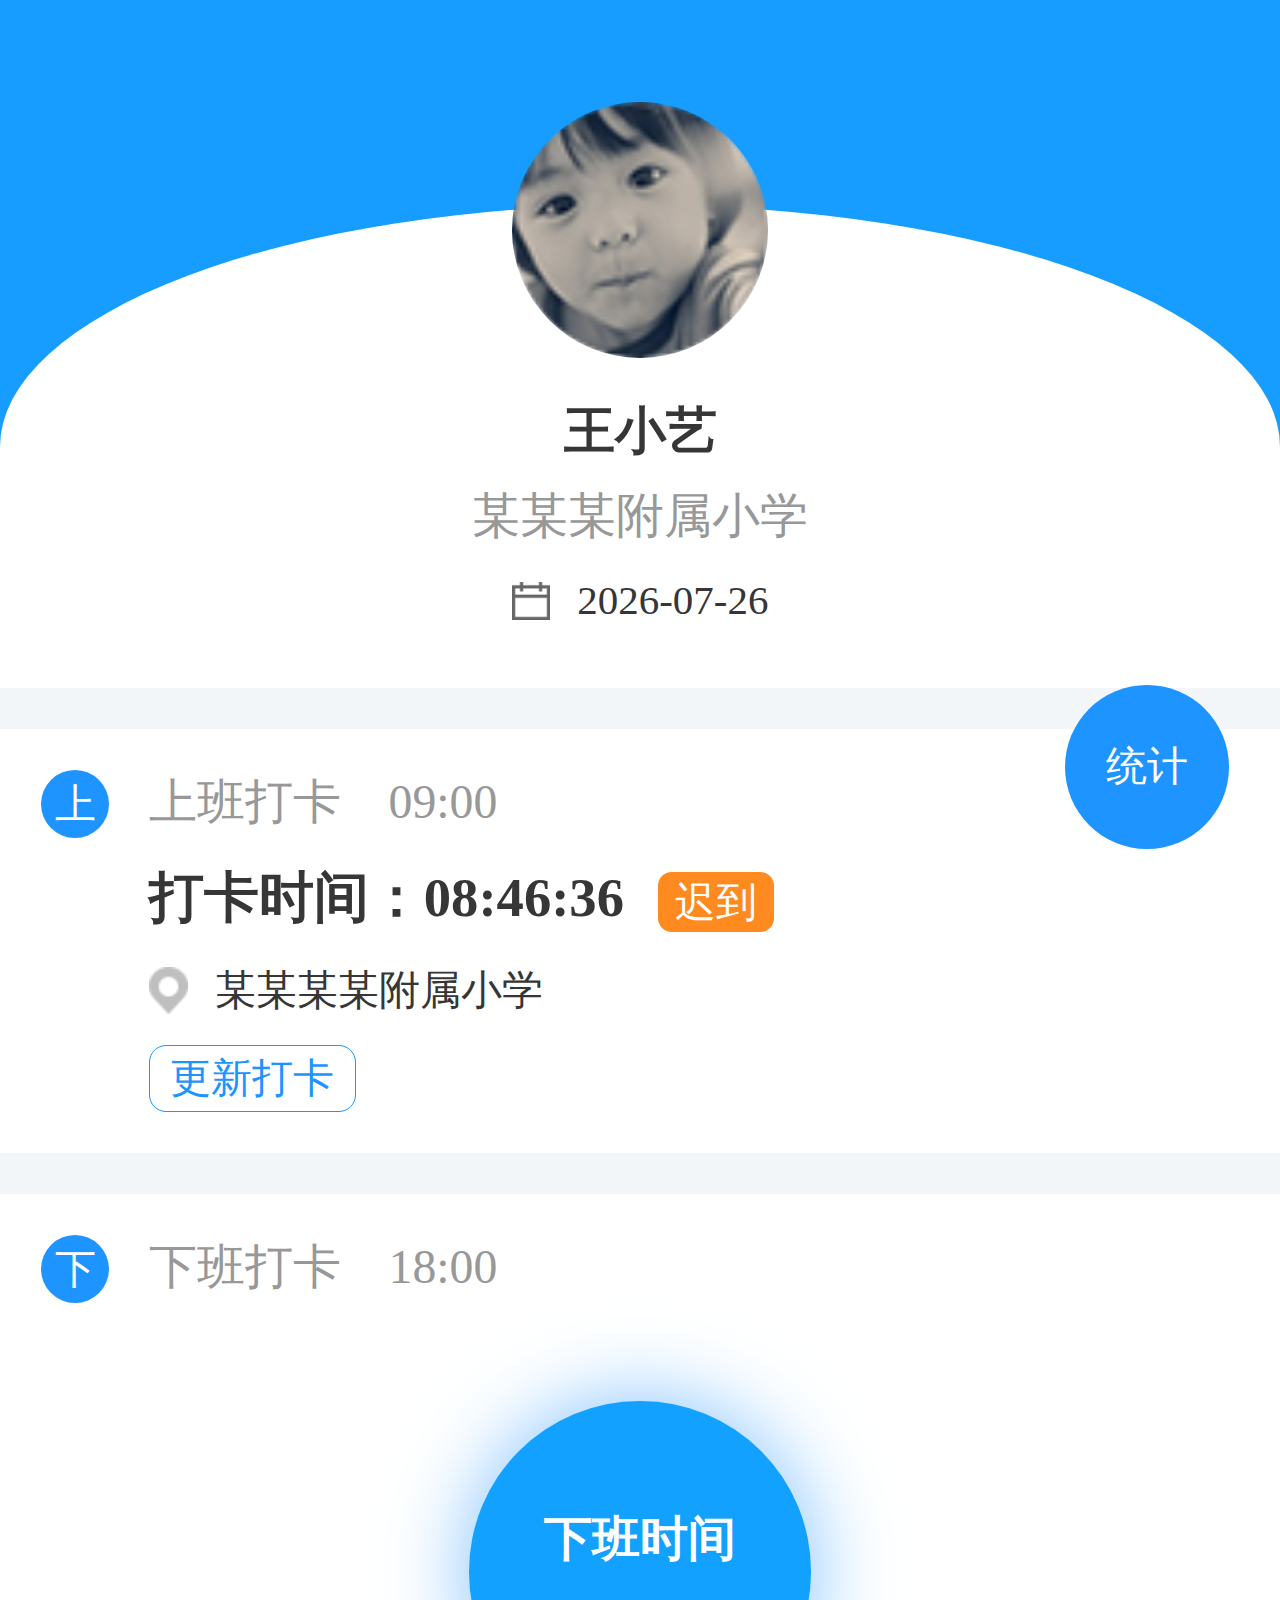
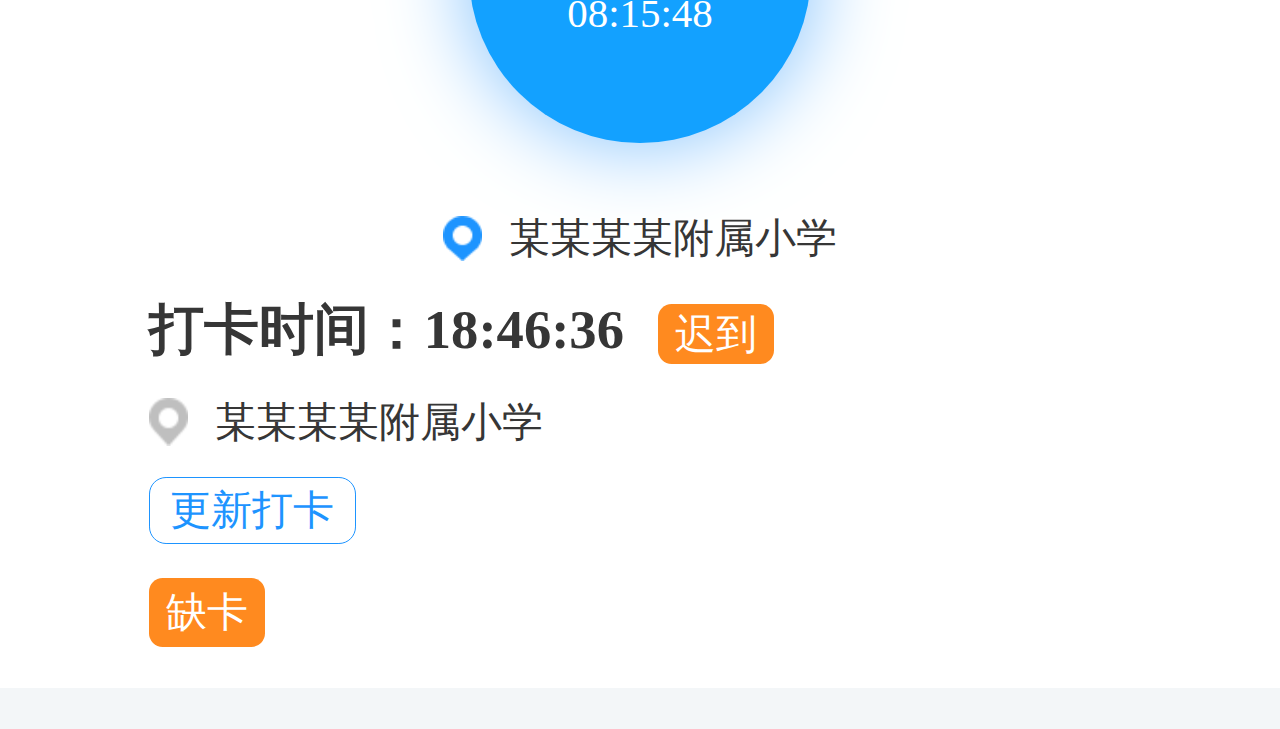
<file: kaoqin/public/qiantai/index.html>
<!DOCTYPE html>
<html lang="en">
<head>
    <meta charset="UTF-8">
    <meta id="viewport" name="viewport" content="width=device-width, initial-scale=1.0, maximum-scale=1, user-scalable=no">
    <title>考勤打卡</title>
    <link rel="stylesheet" href="css/normal-HSY.css">
    <link rel="stylesheet" href="css/index.css">
    <link rel="stylesheet" href="https://cache.amap.com/lbs/static/main.css"/>
</head>
<style>
    #container {width:300px; height: 180px;}
    .rotate {
        width:50%;
        -webkit-animation: rotating 2s linear infinite;
        -moz-animation: rotating 2s linear infinite;
        -o-animation: rotating 2s linear infinite;
        animation: rotating 2s linear infinite
    }

    @-webkit-keyframes rotating {
        from { -webkit-transform: rotate(0) }
        to { -webkit-transform: rotate(360deg) }
    }

    @keyframes rotating {
        from { transform: rotate(0) }
        to { transform: rotate(360deg) }
    }
    @-moz-keyframes rotating {
        from { -moz-transform: rotate(0) }
        to { -moz-transform: rotate(360deg) }
    }
</style>
<body>
<div class="header">
    <div class="header-content">
        <div><img src="images/head.png"></div>
        <div>王小艺</div>
        <div>某某某附属小学</div>
        <div class="calendar">
            <img src="images/calendar.png">
            <span class="todaydate">2018-08-09</span>
        </div>
    </div>
</div>
<div class="content">
    <div class="onduty">
        <div class="left_text"><span>上</span></div>
        <div class="right_text">
            <div class="ontitle">
                <span>上班打卡&emsp;09:00</span>
            </div>
            <!--未打卡-->
            <div style="display: none">
                <div class="onclock yellow">
                    <div>
                        <div>上班时间</div>
                        <div class="nowtime">08:46:31</div>
                    </div>
                </div>
                <div class="position"><img src="images/position.png">某某某某附属小学</div>
            </div>
            <!--已打卡-->
            <div class="hasclock">
                <div>打卡时间：08:46:36<span class="late">迟到</span></div>
                <div class="position hasposition"><img src="images/hasposition.png">某某某某附属小学</div>
                <div class="updateclock">更新打卡</div>
            </div>
        </div>
    </div>
    <div class="offduty">
        <div class="left_text"><span>下</span></div>
        <div class="right_text">
            <div class="ontitle">
                <span>下班打卡&emsp;18:00</span>
            </div>
            <!--未打卡-->
            <div style="display: block">
                <div class="onclock">
                    <div>
                        <div>下班时间</div>
                        <div class="nowtime">18:46:31</div>
                    </div>
                    <!--<img src="images/loading.png" class="rotate">-->
                </div>
                <div class="position"><img src="images/position.png">某某某某附属小学</div>
            </div>
            <!--已打卡-->
            <div class="hasclock">
                <div>打卡时间：18:46:36<span class="late">迟到</span></div>
                <div class="position hasposition" style="text-align: left"><img src="images/hasposition.png">某某某某附属小学</div>
                <div class="updateclock">更新打卡</div>
            </div>
            <!--缺卡-->
            <div class="lack">缺卡</div>
        </div>
    </div>
</div>
<div class="staticbtn">统计</div>
<div class="box"></div>
<!--上班打卡成功-->
<div class="success">
    <div class="success_title">
        <img src="images/success.png">
        打卡成功
    </div>
    <div class="success_time">08:46:36</div>
    <div>一天的时间，从此刻开始</div>
    <div class="failed_btn">我知道了</div>
</div>
<!--打卡失败-->
<div class="failed">
    <div><img src="images/failed.png"></div>
    <div>打卡失败</div>
    <div>很抱歉，打卡失败，再打一次吧</div>
    <div class="success_btn">我知道了</div>
</div>
<!--打卡备注-->
<div class="remark">
    <div class="success_title">打卡备注</div>
    <div class="remark_infor">
        <div>打卡时间：<span>08:46</span></div>
        <div>打卡地点：<span>某某某某附属小学</span></div>
    </div>
    <div class="remark_text">
        <textarea placeholder="添加备注信息"></textarea>
    </div>
    <div class="remark_btn">
        <div>不打卡</div>
        <div>确定</div>
    </div>
</div>
<!--下班打卡成功-->
<div class="offsuccess">
    <div class="off_time">
        <div>18:46</div>
        <div>下班打卡成功</div>
    </div>
    <div>辛苦啦！回家好好休息吧</div>
    <div class="offsuccess_btn">我知道了</div>
</div>
<script src="js/rem.js"></script>
<script src="js/jquery.min.js"></script>
<script>
    $('.staticbtn').click(function () {
       window.location.href='static.html';
    });
    gettime();
    function gettime() {
        var date=new Date();
        var year=date.getFullYear();
        var month=(date.getMonth()+1)<10?'0'+(date.getMonth()+1):(date.getMonth()+1);
        var day=date.getDate()<10?'0'+date.getDate():date.getDate();
        $('.todaydate').html(year+'-'+month+'-'+day);
        h = (date.getHours() <10 ? '0'+date.getHours() : date.getHours()) + ':';
        m = (date.getMinutes() <10 ? '0'+date.getMinutes() : date.getMinutes()) + ':';
        s = date.getSeconds() <10 ? '0'+date.getSeconds() : date.getSeconds();
        $('.nowtime').html(h+m+s);
    }
    setInterval("gettime()",1000);
    $.ajax({
        url:'https://beta.skylarkly.com/oauth/authorize?client_id=128e3b3439f7c4743e8f198ee876c1ab3f641143a091d6942f8026865ce64134&redirect_uri=http://kaoqin.webuildus.com/index/index/getuser&response_type=code',
        type:'get',
        dataType:'json',
        success:function (data) {

        }
    })
</script>
</body>
</html>
</file>
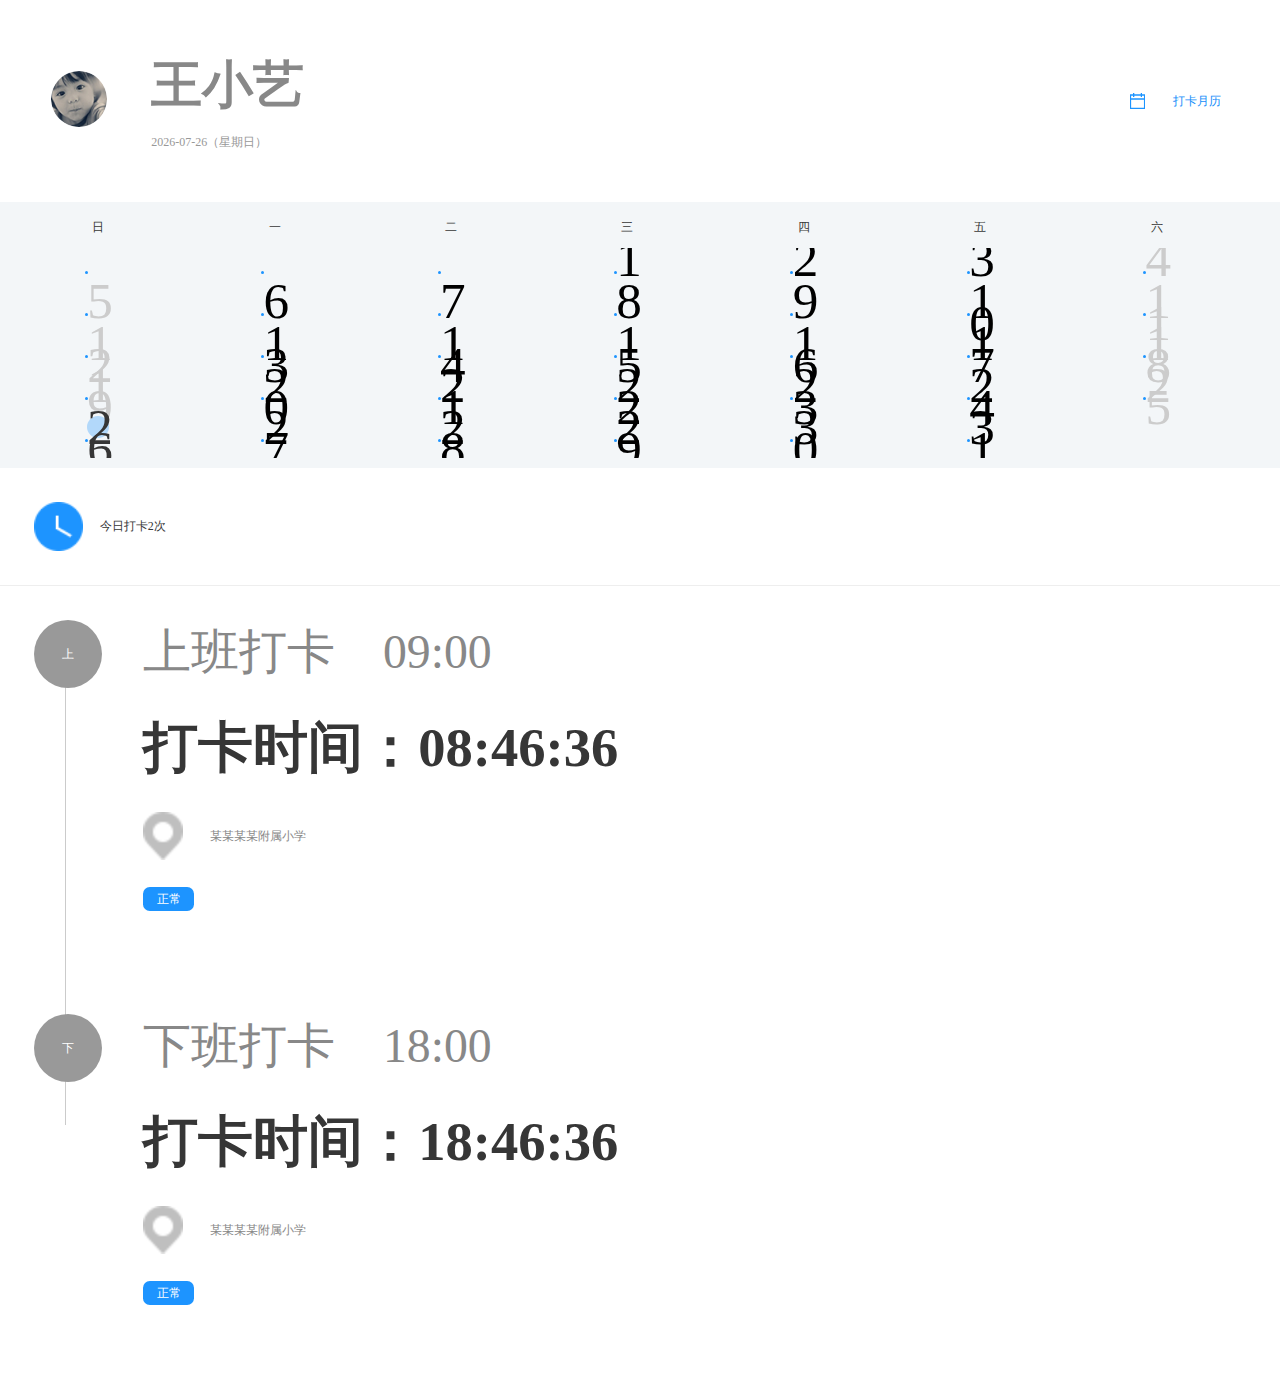
<file: kaoqin/public/qiantai/static.html>
<!DOCTYPE html>
<html lang="en">
<head>
    <meta charset="UTF-8">
    <meta id="viewport" name="viewport" content="width=device-width, initial-scale=1.0, maximum-scale=1, user-scalable=no">
    <title>考勤打卡</title>
    <link rel="stylesheet" href="css/normal-HSY.css">
    <link rel="stylesheet" href="css/calendar.css">
    <link rel="stylesheet" href="css/static.css">
</head>
<body>
<div class="person_infor">
    <div class="person_left">
        <div><img src="images/head.png"></div>
        <div>
            <div>王小艺</div>
            <div><span class="checkdate">2018-08-13</span>（星期<span class="week">四</span>）</div>
        </div>
    </div>
    <div class="person_right">
        <img src="images/clockcalen.png">打卡月历
    </div>
</div>
<div class="calendar" id="calendar"></div>
<div class="static_content">
    <div><img src="images/static_time1.png">今日打卡2次</div>
    <div class="clock_static">
        <div class="onduty">
            <div class="left_text"><span>上</span></div>
            <div class="right_text">
                <div class="ontitle">
                    <span>上班打卡&emsp;09:00</span>
                </div>
                <!--已打卡-->
                <div class="hasclock">
                    <div>打卡时间：08:46:36</div>
                    <div class="position hasposition"><img src="images/hasposition.png">某某某某附属小学</div>
                    <div class="normal">正常</div>
                </div>
            </div>
        </div>
        <div class="topline"></div>
        <div class="offduty">
            <div class="left_text">
                <span>下</span>
            </div>
            <div class="right_text">
                <div class="ontitle">
                    <span>下班打卡&emsp;18:00</span>
                </div>
                <!--已打卡-->
                <div class="hasclock">
                    <div>打卡时间：18:46:36</div>
                    <div class="position hasposition" style="text-align: left"><img src="images/hasposition.png">某某某某附属小学</div>
                    <div class="normal">正常</div>
                </div>
            </div>
        </div>
    </div>
</div>
<!--选择月历弹框-->
<div class="box"></div>
<div class="calenbox">

</div>
<script src="js/rem.js"></script>
<script src="js/jquery.min.js"></script>
<script src="js/calendar.js"></script>
<script>
    $('.box').click(function () {
        $('.box,.calenbox').fadeOut();
    });
    $('.person_right').click(function () {
       $('.box,.calenbox').fadeIn();
    });
</script>
</body>
</html>
</file>
<file: kaoqin/public/qiantai/css/normal-HSY.css>
html,body{font-family:Microsoft YaHei;width: 100%;font-size: 0.24rem; color: #363636;background: #f3f6f8;}
a, abbr, acronym, address, applet, article, aside, audio, b, big, blockquote, body, canvas, caption, cite, code, dd, del, details, dfn, div, dl, dt, em, embed, fieldset, figcaption, figure, footer, form, h1, h2, h3, h4, h5, h6, header, hgroup, html, i, iframe, img, ins, kbd, label, legend, li, mark, menu, nav, object, ol, output, p, pre, q, ruby, s, samp, section, small, span, strike, strong, sub, summary, sup, table, tbody, td, tfoot, th, thead, time, tr, tt, u, ul, var, video{margin: 0; padding: 0; border: 0; vertical-align: baseline; word-wrap:break-word; }
input{white-space:nowrap; }
input:-webkit-autofill {-webkit-box-shadow: 0 0 0 1000px #fff inset; }
*{background-repeat: no-repeat; -webkit-tap-highlight-color:rgba(0,0,0,0); box-sizing: border-box; }
ul,li,ol{list-style: none; margin: 0;padding: 0}
img{border: none; -webkit-tap-highlight-color:rgba(0,0,0,0); }
a{text-decoration: none; border: none; outline: none; tap-highlight-color: rgba(0,0,0,0); focus-ring-color: rgba(0, 0, 0, 0); -webkit-tap-highlight-color: rgba(0,0,0,0); -webkit-focus-ring-color: rgba(0, 0, 0, 0); -moz-tap-highlight-color: rgba(0,0,0,0); -moz-focus-ring-color: rgba(0, 0, 0, 0); }
a:visited,a:link,a:active{color: inherit; }
input,button{outline: none; }
textarea { resize: none  }
.hline{display: inline-block; width: 0; height: 100%; vertical-align: middle; }
.clears{ width: 100%; height: 0; clear: both; }
.space{ width: 100%; height: 2rem; clear: both; }

.page{position: relative; float: left; overflow-x: hidden; box-sizing: border-box; width: 100%;height:100%;}

.border-radius{border-radius: 0 !important;}

.line-middle{text-decoration:line-through}
a:link,a:visited,a:hover,a:active{text-decoration: none;}
.clearfix:after {
    content: ".";
    display: block;
    height: 0;
    clear: both;
    visibility: hidden;
}

.clearfix {
    *zoom: 1;
}
</file>
<file: kaoqin/public/qiantai/css/index.css>
.header{
    background: #169dff;
    padding-top: 1.2rem;
    margin-bottom: 0.24rem;
}
.header-content{
    background: #fff;
    text-align: center;
    border-radius: 100% 100% 0 0;
    line-height: 0.5rem;
    padding-bottom: 0.26rem;
}
.header-content>div:nth-child(1){
    width: 20%;
    margin: 0 auto 0;
}
.header-content>div:nth-child(1)>img{
    width: 100%;
    margin-top: -0.6rem;
    border-radius: 50%;
}
.header-content>div:nth-child(2){
    font-size: 0.3rem;
    font-weight: bold;
}
.header-content>div:nth-child(3){
    color: #989898;
    font-size: 0.28rem;
}
.calendar{
    display: flex;
    align-items: center;
    justify-content: center;
}
.calendar img:first-child{
    width: 3%;
    margin-right: 0.16rem;
}
.calendar img:last-child{
    width: 3%;
    margin-left: 0.16rem;
}
/*上班*/
.onduty,.offduty{
    background: #fff;
    padding:0.24rem;
    margin-bottom: 0.24rem;
    display: flex;
}
.left_text{
    width:9%;
}
.right_text{
    width:82%;
}
.left_text span{
    background: #1d94ff;
    border-radius: 50%;
    color: #fff;
    width: 0.4rem;
    height: 0.4rem;
    display: inline-block;
    text-align: center;
    line-height: 0.4rem;
    margin-right: 0.16rem;
}
.ontitle span:last-child{
    font-size: 0.28rem;
    color: #989898;
}
.onclock{
    text-align: center;
    width: 2rem;
    height: 2rem;
    background: #13a1ff;
    border-radius: 50%;
    color: #fff;
    box-shadow: 0 0 0.5rem 0 #7fc0fd;
    display: flex;
    align-items: center;
    justify-content: center;
    margin: 0.6rem auto 0.4rem;
}
.onclock>div>div:nth-child(1){
    font-size: 0.28rem;
    font-weight: bold;
    margin-bottom: 0.1rem;
}
.position{
    display: flex;
    align-items: center;
    justify-content: center;
}
.position img{
    width:4%;
    margin-right: 0.16rem;
}
.hasclock>div:nth-child(1){
    font-size: 0.32rem;
    font-weight: bold;
    margin-top: 0.16rem;
}
.hasposition{
    justify-content: flex-start;
    margin: 0.16rem 0;
}
.updateclock{
    color: #1d94ff;
    border:solid 1px #1d94ff;
    display: inline-block;
    border-radius: 0.1rem;
    padding:0.03rem 0.12rem;
}
/*迟到*/
.yellow{
    background: #ff9d12;
    box-shadow: 0 0 0.7rem 0 #e4b573;
}
.late,.lack{
    background: #ff8a1f;
    border-radius: 0.08rem;
    color: #fff;
    font-size: 0.24rem;
    padding:0.04rem 0.1rem;
    margin-left: 0.2rem;
    font-weight: 400;
}
.lack{
    margin-left: 0;
    display: inline-block;
    margin-top: 0.2rem;
}
.staticbtn{
    background: #1d94ff;
    color: #fff;
    width:0.96rem;
    height:0.96rem;
    border-radius: 50%;
    display: flex;
    justify-content: center;
    align-items: center;
    position: fixed;
    bottom:0.3rem;
    right:0.3rem;
}

.box{
    width: 100%;
    height: 100%;
    background: rgba(0,0,0,0.6);
    position: fixed;
    z-index: 999;
    top: 0;
    left: 0;
    display: none;
}
.success,
.remark,
.offsuccess,
.failed{
    position: fixed;
    z-index: 1000;
    top: 25%;
    left: 14%;
    width: 72%;
    background: #ffffff;
    border-radius: 0.1rem;
    text-align: center;
    display: none;
}
.success_title{
    display: flex;
    align-items: center;
    justify-content: center;
    font-size: 0.36rem;
    font-weight: bold;
    margin-top: 0.4rem;
}
.success_title img{
    width: 10%;
    margin-right: 0.24rem;
}
.success_time{
    font-size: 0.48rem;
    background: #eee;
    display: inline-block;
    padding:0.3rem 0.36rem;
    margin-top: 0.6rem;
    margin-bottom: 0.5rem;
}
.success>div:nth-child(3){
    font-size: 0.28rem;
}
.success_btn,.offsuccess_btn,.failed_btn{
    color: #1d94ff;
    font-size: 0.36rem;
    font-weight: bold;
    border-top: solid 1px #eee;
    line-height: 1rem;
    margin-top: 0.4rem;
}
.remark_infor{
    text-align: left;
    padding:0.3rem;
    background: #eee;
    color: #999;
    font-size: 0.28rem;
    margin-top: 0.3rem;
    line-height: 0.5rem;
}
.remark_infor span{
    color: #363636;
}
.remark_text{
    text-align: left;
    padding: 0.3rem;
    font-size: 0.28rem;
}
.remark_text textarea{
    border:none;
    width:100%;
    height:1.5rem;
    outline: none;
}
.remark_btn{
    color: #148DFA;
    font-weight: bold;
    font-size: 0.36rem;
    display: flex;
    line-height: 1rem;
    border-top: solid 1px #eee;
}
.remark_btn>div{
    width:50%;
}
.remark_btn>div:nth-child(1){
    border-right: solid 1px #eee;
}
.off_time{
    color: #148DFA;
    margin-top: 0.8rem;
    margin-bottom: 0.7rem;
    font-weight: bold;
}
.off_time>div:nth-child(1){
    font-size: 1rem;
}
.off_time>div:nth-child(2){
    font-size: 0.36rem;
}
.offsuccess>div:nth-child(2){
    font-size: 0.28rem;
}
.failed>div:nth-child(1){
    width: 30%;
    margin: 0 auto;
    margin-top: 0.6rem;
}
.failed img{
    width:100%;
}
.failed>div:nth-child(2){
    font-size: 0.36rem;
    color: #148DFA;
    margin-top: 0.3rem;
    margin-bottom: 0.46rem;
}
.failed>div:nth-child(3){
    font-size: 0.28rem;
}
</file>
<file: kaoqin/public/qiantai/css/calendar.css>
* { margin: 0; padding: 0; }
body { font-family: "Microsoft Yahei"; font-size: 12px; color: #888; }
a, a:hover { text-decoration: none; }
ul, li { list-style: none; }

.calendar {
  display: none;
  padding: 10px;
  margin: 0 auto;
  border-radius: 8px;
  padding-top: 0;
}
.weekend{
  color: #cbcbcb;
  opacity: 100 !important;
}
.mytitle{
  padding-left: 10px;
  display: inline-block;
  height: 40px;
  font-weight: bolder;
  font-size: 17px;
  line-height: 40px;
  overflow: hidden;
}
.calendar-title {
  position: relative;
  height: 30px;
  line-height: 30px;
  padding: 10px 0;
}
#backToday {
  position: absolute;
  left: 70%;
  top: 8px;
  width: 40px;
  height: 40px;
  line-height: 40px;
  text-align: center;
  border-radius: 50%;
  color: #fff;
  background-color: rgb(255, 128, 142);
  font-size: 18px;
}
.calendar-title .arrow {
  position: absolute;
  top: 14px;
  right: 0;
}
.calendar-title .arrow span {
  color: #828282;
  font-size: 26px;
  cursor: pointer;

  -webkit-user-select: none;
  -moz-user-select: none;
  -ms-user-select: none;
  -o-user-select: none;
  user-select: none;
}
.calendar-title .arrow span:hover {
  color: #888;
}
.calendar-title .arrow-prev {
  float: left;
}
.calendar-title .arrow-next {
  float: right;
}
.calendar-week,
.calendar-date {
  overflow: hidden;
}
.calendar-week .item,
.calendar-date .item {
  float: left;
  width: 14%;
  height: 60px;
  line-height: 50px;
  text-align: center;
}
.calendar-week {
  font-size: 12px;
  color: #363636;
}
.calendar-week .item{
  height:46px;
}

.calendar-date>div {
  float: left;
  width: 14%;
  height: 42px;
  text-align: center;
}
.calendar-date>div .item {
  width: 22px;
  height: 22px;
  line-height: 22px;
  margin-left: calc(50% - 11px);
  font-size: 0.3rem;
  text-align: center;
}
.calendar-date span {
  margin: 0 auto;
  display: inline-block;
  position: relative;
  top: 15px;
  width: 3px;
  height: 3px;
  background: #1d94ff;
  left: -0.36rem;
  border-radius: 50%;
}
.bgcolor{
  background: #1d94ff !important;
  color: #fff !important;
}
.calendar-date .item {
  border-radius: 50%;
  cursor: pointer;
  font-size: 12px;
  color: #ccc;
  opacity: 0;
}
.calendar-date .item:hover,
.calendar-date .item-curMonth:hover {
  background-color: #1d94ff;
  color: #fff;
}
.calendar-date .item-curMonth {
  color: #000;
  opacity: 100;
}
.calendar-date .item-curDay,
.calendar-date .item-curDay:hover {
  color: #363636;
  background-color: #b2d8fa;
  opacity: 100;
}
.calendar-date .item-selected,
.calendar-date .item-selected:hover {
  color: #fff;
  background: #1d94ff;
}
.calendar-today {
  display: none;
  position: absolute;
  right: 20px;
  top: 20px;
  width: 90px;
  height: 48px;
  padding: 6px 10px;
  background-color: #2ba1e7;
  border-radius: 5px;
}
.calendar-today .triangle {
  position: absolute;
  top: 50%;
  left: -16px;
  margin-top: -8px;
  border-width: 8px;
  border-style: solid;
  border-color: transparent #2ba1e7 transparent transparent;
}
.calendar-today p {
  color: #fff;
  font-size: 14px;
  line-height: 24px;
}
</file>
<file: kaoqin/public/qiantai/css/static.css>
.person_infor{
    display: flex;
    justify-content: space-between;
    background: #fff;
    padding:0.3rem;
}
.person_left{
    display: flex;
    align-items: center;
}
.person_left>div:nth-child(1){
    width:21%;
    margin-right: 0.26rem;
}
.person_left img{
    width:100%;
    border-radius: 50%;
}
.person_left>div:nth-child(2)>div:nth-child(1){
    font-size: 0.3rem;
    font-weight: bold;
    margin-bottom: 0.08rem;
}
.person_left>div:nth-child(2)>div:nth-child(2){
    color: #989898;
}
.person_right{
    display: flex;
    align-items: center;
    color: #148DFA;
}
.person_right img{
    width:16%;
    margin-right: 0.16rem;
}
.static_content{
    background: #fff;
}
.static_content>div:nth-child(1){
    display: flex;
    align-items: center;
    padding:0.2rem;
    border-bottom:solid 1px #eee;
    color: #363636;
}
.static_content>div:nth-child(1)>img{
    width:4%;
    margin-right: 0.1rem;
}
.clock_static{
    padding:0.2rem;
    position: relative;
}
.onduty, .offduty {
    display: flex;
}
.onduty{
    margin-bottom: 0.6rem;
}
.offduty{
    margin-bottom: 0.3rem;
}
.left_text {
    width: 9%;
}
.left_text span {
    background: #999;
    border-radius: 50%;
    color: #fff;
    width: 0.4rem;
    height: 0.4rem;
    display: inline-block;
    text-align: center;
    line-height: 0.4rem;
    margin-right: 0.16rem;
    position: relative;
    z-index: 99;
}
.right_text {
    width: 82%;
}
.hasclock>div:nth-child(1) {
    font-size: 0.32rem;
    font-weight: bold;
    margin-top: 0.16rem;
    color: #363636;
}
.hasposition {
    justify-content: flex-start !important;
    margin: 0.16rem 0;
}
.position {
    display: flex;
    align-items: center;
    justify-content: center;
}
.position img {
    width: 4%;
    margin-right: 0.16rem;
}
.normal{
    background: #1d94ff;
    color: #fff;
    display: inline-block;
    border-radius: 0.04rem;
    padding: 0.02rem 0.08rem;
}
.topline{
    border-right: solid 1px #cbcbcb;
    height: 2.6rem;
    position: absolute;
    top: 0.56rem;
    left: 0.38rem;
}
.ontitle{
    font-size: 0.28rem;
}
.box{
    width: 100%;
    height: 100%;
    background: rgba(0,0,0,0.6);
    position: fixed;
    z-index: 999;
    top: 0;
    left: 0;
    display: none;
}
.calenbox{
    background: #fff;
    position: fixed;
    z-index: 1000;
    top: 15%;
    left: 14%;
    width: 72%;
    border-radius: 0.1rem;
    font-size: 0.28rem;
    color: #363636;
    display: none;
}
.calenbox>div{
    padding:0.3rem;
    display: flex;
    align-items: center;
    border-bottom: solid 1px #ededed;
}
.calenbox>div:last-child{
    border-bottom: none;
}
.calenbox img{
    width:7%;
    margin-right: 0.26rem;
}
</file>
